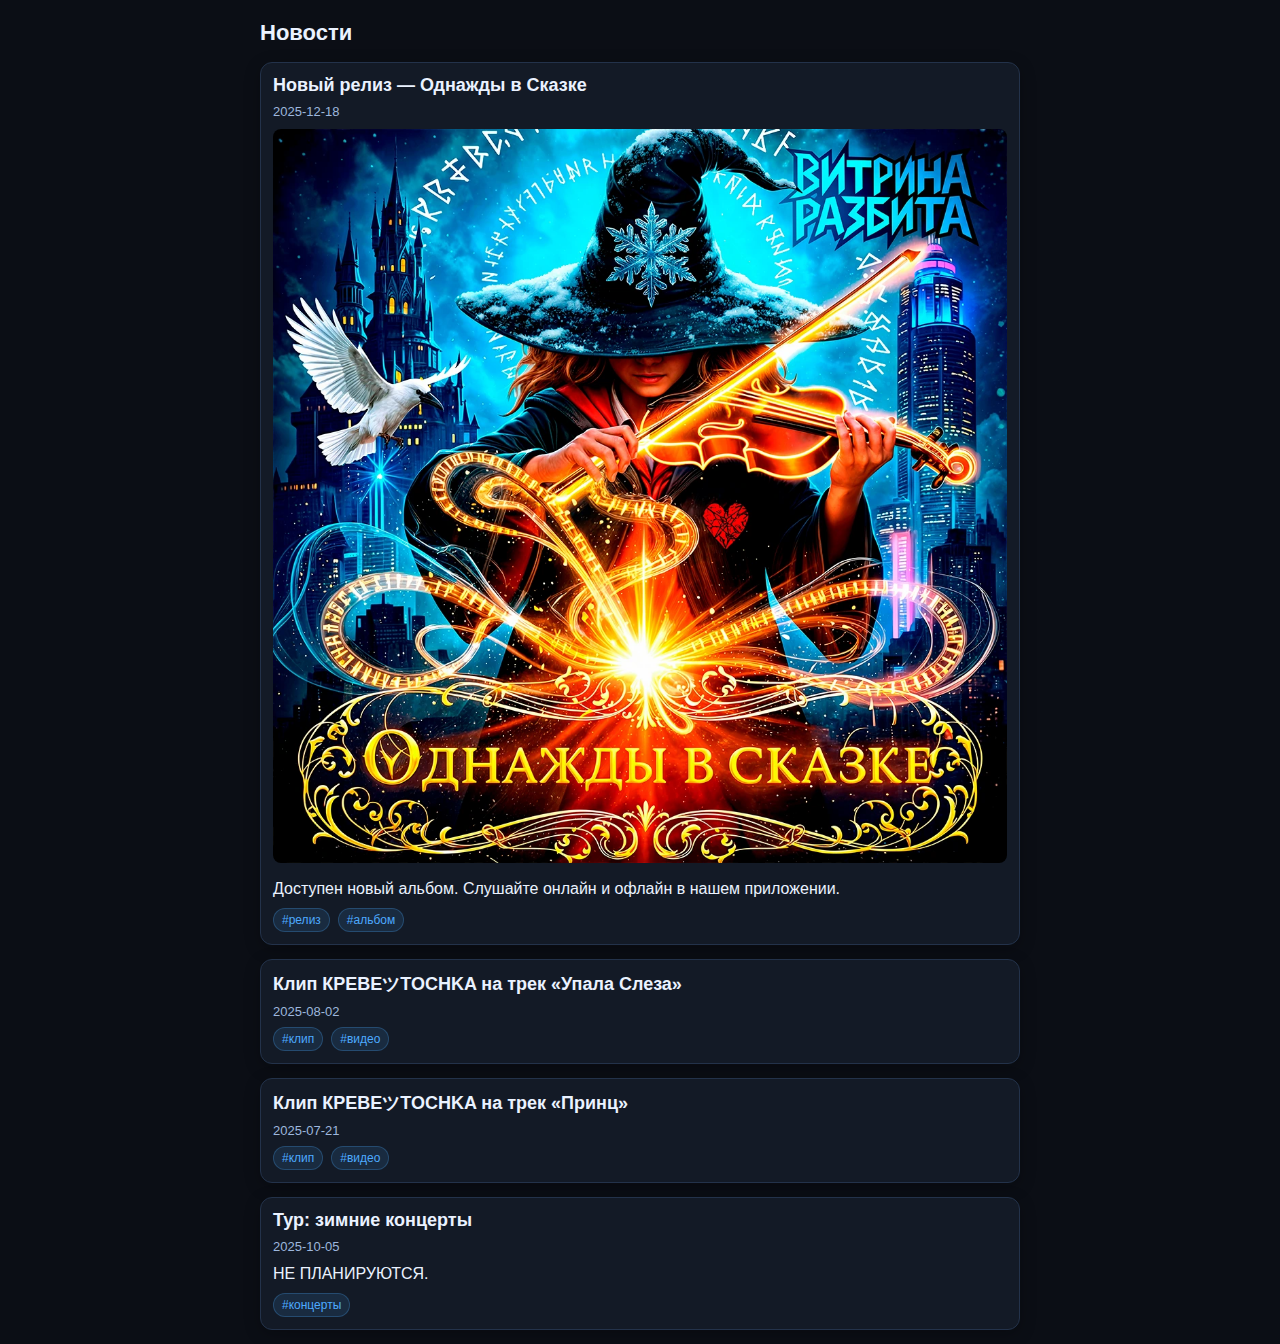
<file: news.html>
<!DOCTYPE html>
<html lang="ru">
<head>
  <meta charset="UTF-8" />
  <title>Новости — Витрина Разбита</title>
  <meta name="viewport" content="width=device-width, initial-scale=1" />
  <style>
    :root {
      --bg: #0b0e15;
      --panel: #131a26;
      --text: #eaf2ff;
      --muted: #9db7dd;
      --accent: #4daaff;
      --danger: #E80100;
      --border: #23324a;
    }
    * { box-sizing: border-box; }
    body {
      margin: 0; padding: 14px;
      background: var(--bg); color: var(--text);
      font-family: -apple-system,BlinkMacSystemFont,Segoe UI,Roboto,Arial,sans-serif;
    }
    .container { max-width: 760px; margin: 0 auto; }
    h1 { margin: 6px 0 16px; font-size: 22px; }
    .news-list { display: grid; gap: 14px; }
    .card {
      background: var(--panel);
      border: 1px solid var(--border);
      border-radius: 12px;
      padding: 12px;
      box-shadow: 0 4px 16px rgba(0,0,0,.25);
    }
    .card h2 { margin: 0 0 8px; font-size: 18px; }
    .date { color: var(--muted); font-size: 13px; margin-bottom: 8px; }
    .media { margin: 10px 0; }
    .media iframe, .media img, .media video {
      width: 100%; border: 0; border-radius: 8px; min-height: 220px; background: #0b0e15;
    }
    .card p { margin: 8px 0; line-height: 1.45; }
    .tags { margin-top: 8px; display: flex; gap: 8px; flex-wrap: wrap; }
    .tag { font-size: 12px; color: var(--accent); background: rgba(77,170,255,.12); border: 1px solid rgba(77,170,255,.25); padding: 4px 8px; border-radius: 999px; }
    .error { color: var(--danger); background: rgba(232,1,0,.1); border: 1px solid rgba(232,1,0,.2); padding: 10px; border-radius: 8px; }
    .loading { color: var(--muted); }
    a { color: var(--accent); text-decoration: none; }
    a:hover { color: #fff; }
  </style>
</head>
<body>
  <div class="container">
    <h1>Новости</h1>
    <div id="status" class="loading">Загрузка...</div>
    <div id="news" class="news-list"></div>
  </div>

  <script>
    async function loadNews() {
      const status = document.getElementById('status');
      const listEl = document.getElementById('news');
      try {
        const r = await fetch('./news/news.json', { cache: 'no-cache' });
        if (!r.ok) throw new Error('HTTP ' + r.status);
        const j = await r.json();
        const items = Array.isArray(j.items) ? j.items : [];
        status.style.display = 'none';
        if (!items.length) {
          status.style.display = '';
          status.textContent = 'Пока новостей нет';
          return;
        }
        listEl.innerHTML = items.map(renderCard).join('');
      } catch (e) {
        status.className = 'error';
        status.textContent = 'Не удалось загрузить новости';
      }
    }
    function esc(s) {
      // единый esc без дублей в проекте (здесь standalone, поэтому оставляем компактно)
      return String(s || '').replace(/[<>&'"]/g, (m) => ({
        '<': '&lt;', '>': '&gt;', '&': '&amp;', "'": '&#39;', '"': '&quot;'
      })[m]);
    }
    function renderCard(it) {
      const title = esc(it.title || 'Новость');
      const date = esc(it.date || '');
      const text = esc(it.text || '');
      const tags = Array.isArray(it.tags) ? it.tags : [];
      let media = '';
      if (it.embedUrl) {
        media = `<div class="media"><iframe loading="lazy" src="${esc(it.embedUrl)}" allowfullscreen></iframe></div>`;
      } else if (it.image) {
        media = `<div class="media"><img loading="lazy" src="${esc(it.image)}" alt=""></div>`;
      } else if (it.video) {
        media = `<div class="media"><video controls preload="metadata" src="${esc(it.video)}"></video></div>`;
      }
      return `<article class="card">
        <h2>${title}</h2>
        ${date ? `<div class="date">${date}</div>` : ''}
        ${media}
        ${text ? `<p>${text}</p>` : ''}
        ${tags.length ? `<div class="tags">${tags.map(t=>`<span class="tag">#${esc(t)}</span>`).join('')}</div>` : ''}
      </article>`;
    }
    loadNews();
  </script>
</body>
</html>
</file>
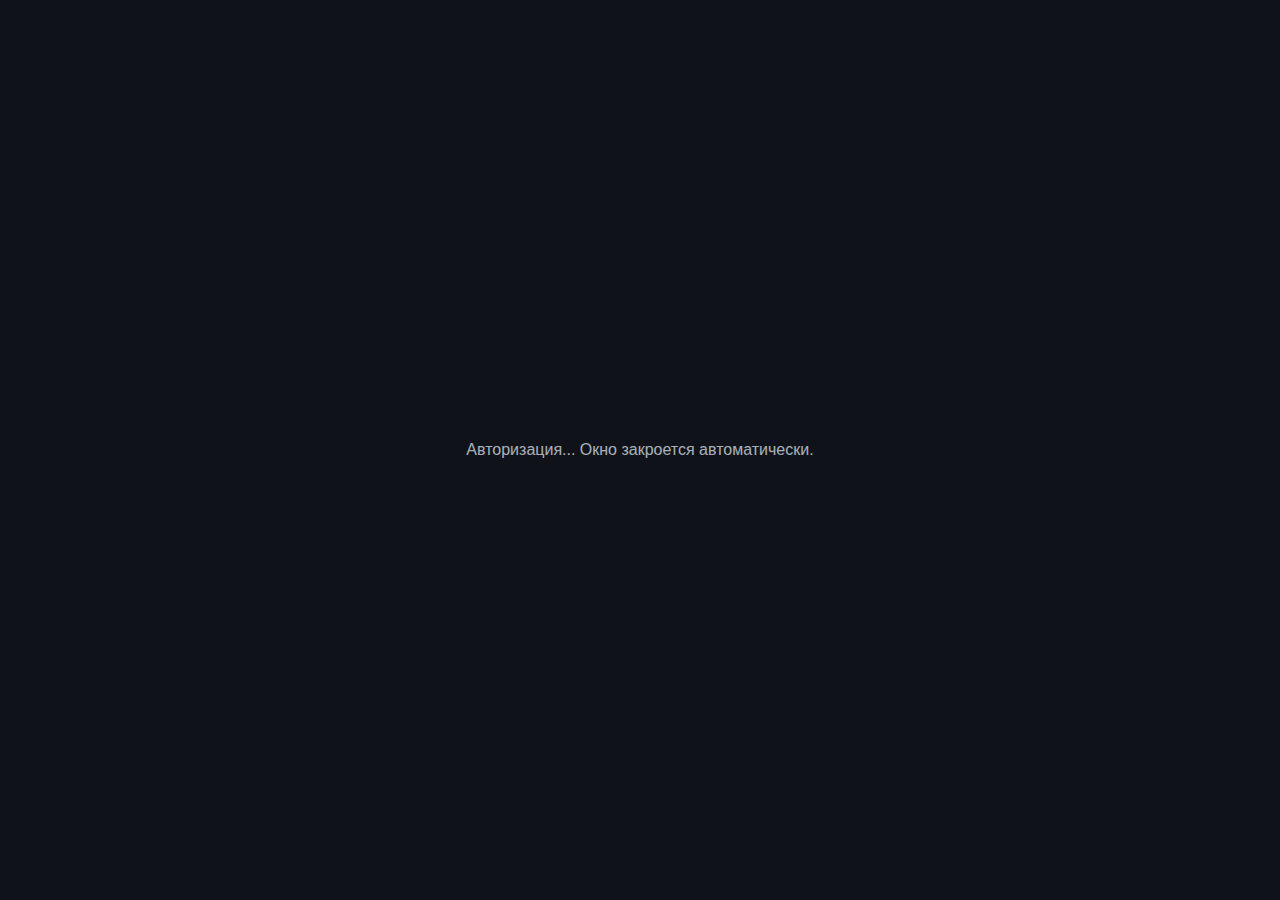
<file: oauth-callback.html>
<!DOCTYPE html>
<html>
<head>
  <meta charset="UTF-8">
  <title>Авторизация...</title>
  <style>
    body { background: #0f1218; color: #eaf2ff; font-family: sans-serif;
      display: flex; align-items: center; justify-content: center;
      height: 100vh; margin: 0; font-size: 16px; }
    .msg { text-align: center; opacity: 0.7; }
  </style>
</head>
<body>
  <div class="msg">Авторизация... Окно закроется автоматически.</div>
  <script>
    (function () {
      try {
        const hash = new URLSearchParams(window.location.hash.replace('#', ''));
        const token = hash.get('access_token');
        const expiresIn = hash.get('expires_in');
        const error = hash.get('error');

        if (window.opener && !window.opener.closed) {
          window.opener.postMessage(
            { type: 'YANDEX_OAUTH_CALLBACK', token: token || null, expiresIn: expiresIn || '0', error: error || null },
            window.location.origin
          );
        }
      } catch (e) {
        if (window.opener && !window.opener.closed) {
          window.opener.postMessage(
            { type: 'YANDEX_OAUTH_CALLBACK', token: null, error: 'callback_error' },
            window.location.origin
          );
        }
      } finally {
        setTimeout(() => window.close(), 300);
      }
    })();
  </script>
</body>
</html>
</file>
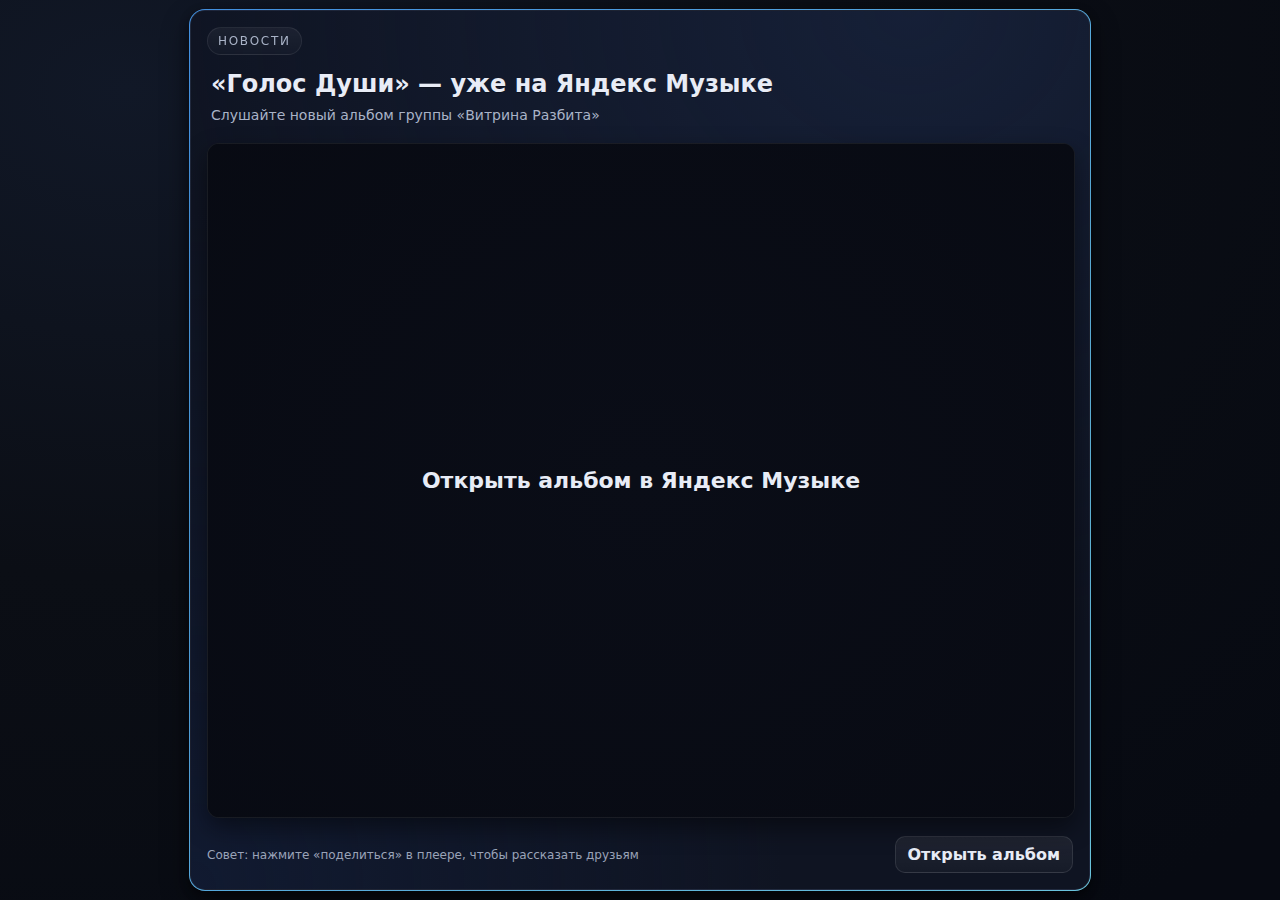
<file: albums/gallery/news/news-01-baner.html>
<!doctype html>
<html lang="ru">
<head>
  <meta charset="utf-8">
  <meta name="viewport" content="width=device-width, initial-scale=1, viewport-fit=cover">
  <meta name="color-scheme" content="dark">
  <title>Новости — Голос Души на Яндекс Музыке</title>
  <style>
    :root{
      --bg-0: #0b0e15;     /* базовый фон */
      --bg-1: #0f1422;     /* панель/карта */
      --bg-2: #0a0d17;     /* внутренний фон */
      --text: #e8ecf6;     /* основной текст */
      --muted: #a9b3c7;    /* вторичный */
      --accent-1: #4aa3ff; /* акцент границы */
      --accent-2: #7be3ff; /* акцент границы 2 */
      --shadow: 0 12px 28px rgba(0,0,0,0.45), 0 3px 10px rgba(0,0,0,0.35);
      --radius: 16px;
      --radius-inner: 12px;
    }
    html,body{
      height:100%;
      margin:0;
      background: radial-gradient(120% 120% at 10% 10%, #111827 0%, #0b0e15 45%, #070a12 100%);
      color: var(--text);
      font: 500 16px system-ui, -apple-system, "Segoe UI", Roboto, "Helvetica Neue", Arial, "Noto Sans", "Apple Color Emoji", "Segoe UI Emoji", "Segoe UI Symbol", "Noto Color Emoji";
    }
    .wrap{
      position:relative;
      height:100%;
      width:100%;
      display:grid;
      place-items:center;
      padding:10px;
      box-sizing:border-box;
    }
    /* Внешняя «градиентная рамка» */
    .frame{
      position:relative;
      width:100%;
      height:100%;
      max-width:900px;
      max-height:900px;
      border-radius: var(--radius);
      padding:1px; /* толщина рамки */
      background: linear-gradient(135deg, rgba(74,163,255,0.85), rgba(123,227,255,0.85));
      box-shadow: var(--shadow);
      overflow:hidden;
    }
    .card{
      position:relative;
      width:100%;
      height:100%;
      border-radius: calc(var(--radius) - 1px);
      background:
        radial-gradient(140% 120% at 80% 0%, rgba(27,41,72,0.55), transparent 60%),
        radial-gradient(120% 140% at 0% 100%, rgba(18,30,58,0.6), transparent 55%),
        var(--bg-1);
      display:flex;
      flex-direction:column;
      gap:14px;
      padding:16px;
      box-sizing:border-box;
      border: 1px solid rgba(255,255,255,0.06);
    }
    .badge{
      align-self:flex-start;
      font-size:12px;
      letter-spacing:.14em;
      text-transform:uppercase;
      color: var(--muted);
      padding:6px 10px;
      border-radius:999px;
      background: linear-gradient(180deg, rgba(255,255,255,0.05), rgba(255,255,255,0.02));
      border:1px solid rgba(255,255,255,0.08);
      backdrop-filter: blur(2px);
    }
    .title{
      font-weight:700;
      font-size: clamp(18px, 3vw, 24px);
      line-height:1.25;
      margin:0 4px;
      color: var(--text);
      text-shadow: 0 1px 0 rgba(0,0,0,0.25);
    }
    .subtitle{
      margin: -6px 4px 2px;
      color: var(--muted);
      font-size: 14px;
    }

    /* Квадратная зона плеера */
    .embed{
      position:relative;
      margin-top: 4px;
      width:100%;
      flex: 1 1 auto;
      aspect-ratio: 1 / 1; /* удерживаем квадрат */
      border-radius: var(--radius-inner);
      background:
        radial-gradient(120% 140% at 50% 50%, rgba(10,13,23,0.8), rgba(6,8,15,0.92)),
        var(--bg-2);
      border:1px solid rgba(255,255,255,0.07);
      overflow:hidden;
      box-shadow: inset 0 0 0 1px rgba(255,255,255,0.03), 0 10px 24px rgba(0,0,0,0.45);
    }
    /* ✅ Вместо iframe: кликабельная кнопка на всю область (без сетевых запросов/ошибок) */
    .embed-link{
      position:absolute;
      inset:0;
      display:flex;
      align-items:center;
      justify-content:center;
      text-align:center;
      padding: 18px;
      color: var(--text);
      text-decoration:none;
      font-weight:800;
      font-size: clamp(16px, 3vw, 22px);
      background:
        radial-gradient(120% 140% at 50% 50%, rgba(10,13,23,0.65), rgba(6,8,15,0.9)),
        var(--bg-2);
    }
    .embed-link:hover{
      filter: brightness(1.05);
    }
    .embed-link:active{
      filter: brightness(0.95);
    }

    /* Низ карточки */
    .footer{
      display:flex;
      align-items:center;
      justify-content:space-between;
      gap:12px;
      margin-top: 4px;
    }
    .hint{
      color: var(--muted);
      font-size: 12px;
      opacity: .9;
    }
    .cta{
      padding:8px 12px;
      border-radius:10px;
      background: linear-gradient(180deg, rgba(255,255,255,0.07), rgba(255,255,255,0.03));
      border: 1px solid rgba(255,255,255,0.10);
      color: var(--text);
      text-decoration:none;
      font-weight:600;
      transition: transform .12s ease, background .2s ease;
    }
    .cta:hover{ transform: translateY(-1px); }
    .cta:active{ transform: translateY(0); }

    /* На очень маленьких высотах слегка уменьшаем отступы */
    @media (max-height: 420px){
      .card{ padding:12px; gap:10px; }
    }
  </style>
</head>
<body>
  <div class="wrap">
    <div class="frame">
      <section class="card" role="region" aria-label="Новостной баннер — Голос Души">
        <div class="badge">Новости</div>
        <h1 class="title">«Голос Души» — уже на Яндекс&nbsp;Музыке</h1>
        <p class="subtitle">Слушайте новый альбом группы «Витрина Разбита»</p>

        <div class="embed" role="group" aria-label="Открыть в Яндекс Музыке">
          <a class="embed-link"
             href="https://music.yandex.ru/album/38188979?utm_source=web&utm_medium=copy_link"
             target="_blank"
             rel="noopener">
            Открыть альбом в Яндекс Музыке
          </a>
        </div>

        <div class="footer">
          <div class="hint">Совет: нажмите «поделиться» в плеере, чтобы рассказать друзьям</div>
          <a class="cta" href="https://music.yandex.ru/album/38188979?utm_source=web&utm_medium=copy_link" target="_blank" rel="noopener">Открыть альбом</a>
        </div>
      </section>
    </div>
  </div>
</body>
</html>
</file>
